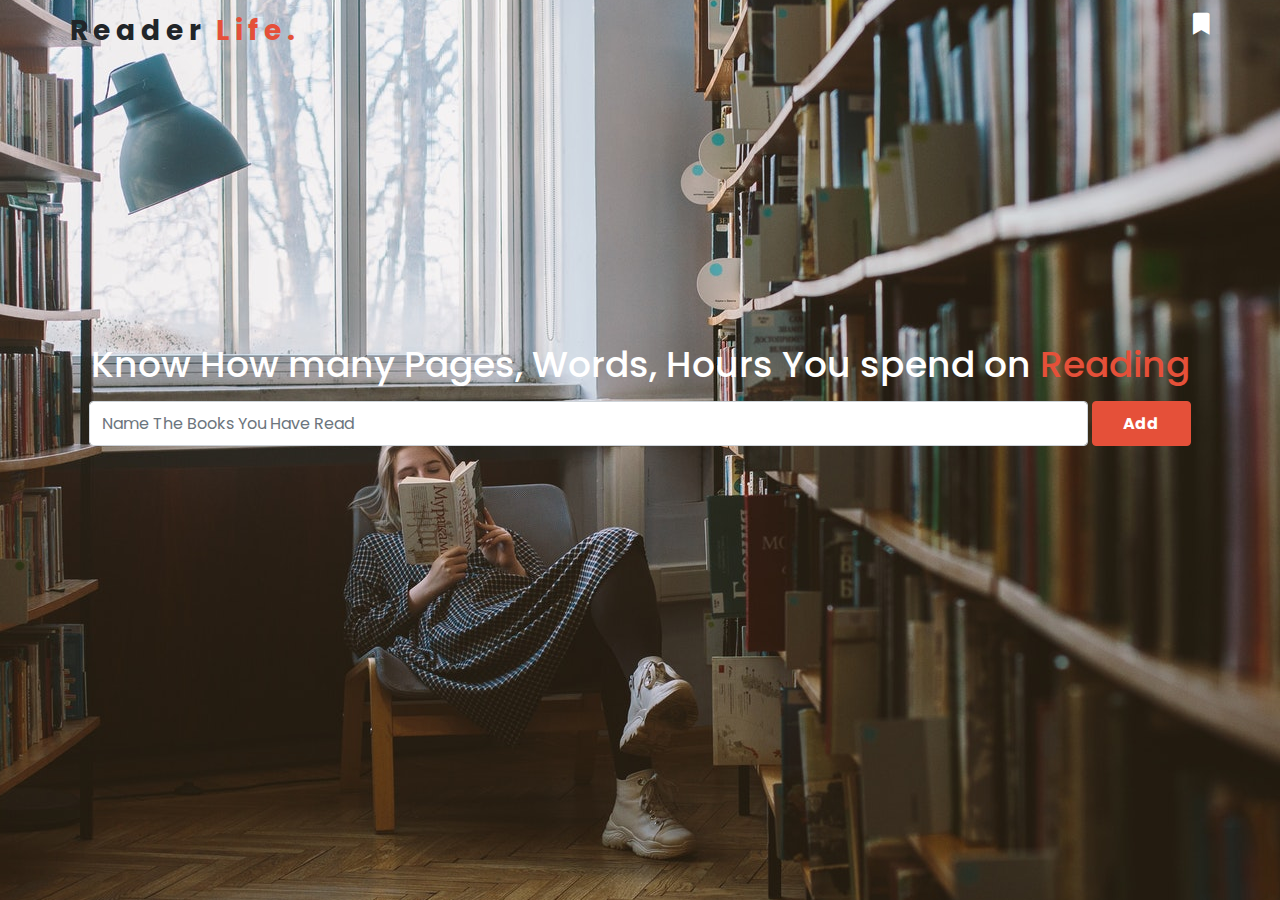
<file: index.html>
<!DOCTYPE html>
<html lang="en">
<head>
  <meta charset="UTF-8">
  <meta http-equiv="X-UA-Compatible" content="IE=edge">
  <meta name="viewport" content="width=device-width, initial-scale=1.0">
  <title>Readerlife.com</title>
  <link rel="stylesheet" href="css/root.css">
  <link rel="stylesheet" href="css/libs/bootstrap4.min.css">
  <link rel="stylesheet" href="css/libs/fontawesome-all.min.css">
  <link rel="stylesheet" href="css/style.css">
</head>
<body>
  <header>
    <div class="container">
      <div class="row justify-content-between align-items-center">
        <div class="logo">
          <p>Reader<span>Life.</span> </p>
        </div>
        <div class="icon">
          <i class="fas fa-bookmark"></i>
        </div>
      </div>
    </div>
  </header>
  <section class="intro">
    <div class="container">
      <div class="row align-items-center">
        <form class="form col-lg-12">
          <ul id="books" class="d-flex">
          </ul>
          <h1>Know How many Pages, Words, Hours You spend on <span>Reading</span></h1>
          <div class="form-group mx-sm-3 mb-2">
            <label for="inputPassword2" class="sr-only">Password</label>
            <input type="text" class="form-control" id="inputPassword2" placeholder="Name The Books You Have Read">
          </div>
          <button type="button" class="btn btn-primary mb-2">Add</button>
        </form>
      </div>
    </div>
  </section>

  <div class="result-holder text-center">
    <div class="container">
      <h1>You Have read <span id="booksCount">0</span> Books</h1>
      <div class="why text-center">
        <div class="container">
            <div class="row text-center justify-content-center">
                <div class="box-1 text-right col-sm-3 box-main">
                    <div class="ic text-right"><i class="fas fa-tachometer-alt"></i></div>
                    <h4> <span id="pageCount">0</span> Pages You have read</h4>
                    <h6>Keep Reading One Chapter A Day, You are insane Very Good</h6>
                </div>
                <div class="box-1 text-right col-sm-3 box-3">
                    <div class="ic text-right"><i class="fas fa-users"></i></div>
                    <h4>About <span id="hours">0</span> Hours on reading</h4>
                    <h6>You spent a lot of hours reading books and developing your self i hope you keep that.</h6>
                </div>
                <div class="box-1 text-right col-sm-3 box-main box-3">
                    <div class="ic text-right"><i class="fas fa-bus"></i></div>
                    <h4><span id="words">0</span> Million Words</h4>
                    <h6>if you read from 1 to 5 million words you are so Good, from 6 to 40 Million You are a Legend </h6>
                </div>
                <div class="box-1 text-right col-sm-3">
                    <div class="ic text-right"><i class="fas fa-truck-loading"></i></div>
                    <h4>Your Most Favorite Author is <span id="author">Steeve Jobs</span></h4>
                    <h6>You read number of books wich was writen By Steeve Jobs</h6>
                </div> 
            </div>
        </div>
      </div>
    </div>
  </div>

  <script src="js/main.js" type="module"></script>
  
</body>
</html>
</file>
<file: css/root.css>
@import url('https://fonts.googleapis.com/css2?family=Poppins:wght@300&family=Redressed&family=Roboto:wght@300;400&display=swap');
:root{
    --main-font: 'Poppins', sans-serif;
    --second-font: 'Redressed', cursive;
    --third-font: 'Roboto', sans-serif;
    --main-color: '#e55039';
    --sos-color: '#f8c291';
}
</file>
<file: css/style.css>
/* ========= Start Header =========*/
header{
    font-family: var(--main-font);
    background: transparent;
    height: 0px;
}

header .logo{
    margin-top: 10px;
}

header .logo p{
    display: inline-block;
    font-size: 28px;
    letter-spacing: 5px;
    color: var(--soso-color);
    font-weight: bold;
    margin: 0px
}

header .logo p span{
    margin-left: 10px;
    color: #e55039;
}

header .icon i{
    font-size: 22px;
    color: #fff
}
/* ========= End Header =========*/
/* ========= Start Intro =========*/
.intro{
    background: url("../images/books.jpg") center;
    height: 100vh;
    font-family: var(--main-font)
}

.intro .row{
    height: 100vh;
    justify-content: center;
}

.intro form{
    margin-top: -110px;
    text-align: center;
    position: relative;
}

.intro form h1{
    margin-bottom: 15px;
    color: #fff;
    font-size: 36px
}

.intro form h1 span{
    color: #e55039
}

.intro form .form-group{
    width: 90%;
    display: inline-block;
    margin: 0 !important
}

.intro form .form-group input,
.intro form button{
    height: 45px !important
}

.intro form button{
    background: #e55039;
    width: 9%;
    height: 45px !important;
    margin: 0!important;
    outline: none !important;
    font-weight: bold;
    border: 1px solid #e55039 !important;
    position: relative;
    top: -1px;
}

.intro form button:focus,
.intro form button:active{
    outline: none !important;
    border: 1px solid #e55039 !important;
    background: #e55039 !important
}

.intro form button:hover{
    border: 1px solid #f8c291;
    background: #f8c291;
    outline: none !important;
    border: 1px solid #f8c291 !important;
}

.intro .results{
    width: 97%;
    border-radius: 8px;
    background-color: #ddd;
    position: absolute;
    display: flex;
    align-items: center;
    justify-content: space-between;
    flex-wrap: wrap;
    margin: 10px 0 50px 0;
}

.intro .results .result{
    display: flex;
    align-items: center;
    justify-content: space-between;
    width: calc(92% / 2);
    background-color: #fff;
    padding: 17px;
    margin: 25px 2%;
    border-radius: 10px;
    cursor: pointer;
}

.intro .results .result .result-info{
    text-align: right
}

.intro .results .result .result-info h3{
    font-weight: bold;
    color: #e55039
}

.intro .results .result .result-info p{
    font-size: 13px;
    color: #545454;
    width: 90%;
    text-align: right;
    line-height: 1.7;
    margin-left: auto;
}

.intro .results .result .result-info span{
    margin: 6px 0;
    font-size: 18px;
    display: block;
    color: #9e9e9e;
}

.intro .results .result .result-info h6{
    font-weight: bold;
    color: #545454;
}

.intro .results .result .result-img{
    width: 150px;
    height: 200px
}

.intro .results .result .result-img img{
    width: 150px;
    height: 200px
}

.intro #books{
    text-align: left;
    list-style: none;
    color: #e55039;
    font-size: 17px;
    margin: 0;
    margin-left: 10px;
    padding: 0;
    font-weight: bold
}

.intro #books li{
    margin: 0 10px;
}
/* ========= End Intro =========*/
/* ========= Start result-holder =========*/
.result-holder{
    margin: auto;
    justify-content: center;
    background-color: #f8c291;
    height: 100vh;
    font-family: var(--main-font);
    position: fixed;
    z-index: 3333;
    top: 0;
    left: 0;
    width: 100%;
    display: none;
}
.result-holder h1{
    padding: 60px 0 0 0;
    color: #1f4b71
}

.result-holder .box-1{
    height: 205px;
    background-color: burlywood;
    margin-right: 15px;
    margin-left: 15px;
    margin-top: 25px;
    margin-bottom: 15px;
    flex: 0 0 30%;
    max-width: 30%;
    padding: 15px 22px;
    background-color: #fff;
    border-radius: 4px;
    opacity: 1;
    transition: 1s;
}
.result-holder .box-1 h4{
    color: #1f4b71;
    font-size: 21px;
    font-weight: 600;
    margin-top: 15px
}
.result-holder .box-1 h6{
    line-height: 1.6;
}

.box-main{
    position: relative;
    top: 110px;
}
.box-3{
    margin-top: 193px;
}
.box-1 i { 
    font-size: 41px;
    color: #e55039;
}
#booksCount,
#pageCount,
#hours,
#words,
#author{
    color: #e55039
}
/* ========= End result-holder =========*/
</file>
